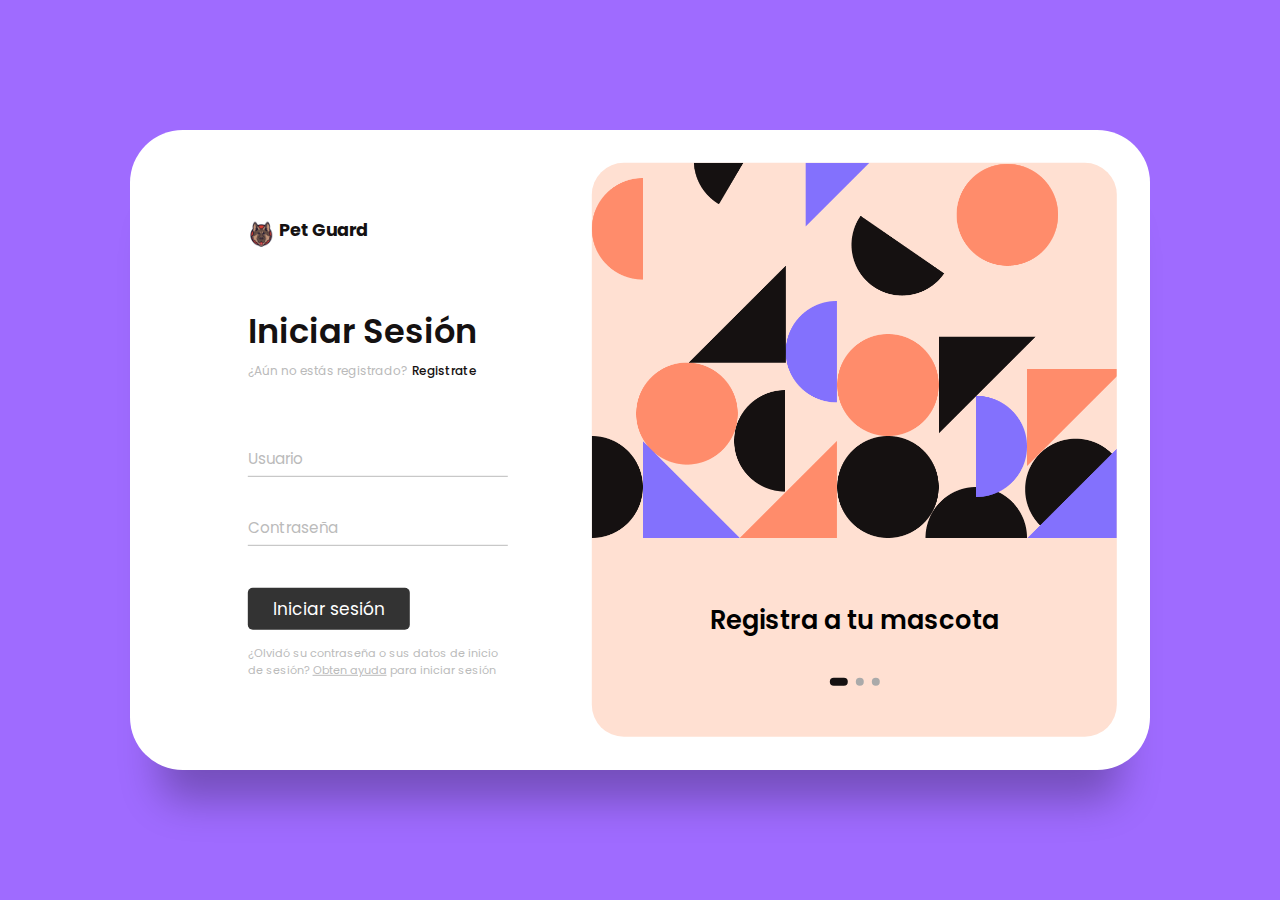
<file: index.html>
<!DOCTYPE html>
<html lang="es">
  <head>
    <meta charset="UTF-8" />
    <meta http-equiv="X-UA-Compatible" content="IE=edge" />
    <meta name="viewport" content="width=device-width, initial-scale=1.0" />
    <title>Pet Guard | Registro</title>
    <link rel="stylesheet" href="style.css" />
  </head>
  <body>
    <main>
      <div class="box">
        <div class="inner-box">
          <div class="forms-wrap">
            <form action="index.html" autocomplete="off" class="sign-in-form">
              <div class="logo">
                <img src="./img/logo.png" alt="easyclass" />
                <h4>Pet Guard</h4>
              </div>

              <div class="heading">
                <h2>Iniciar Sesión</h2>
                <h6>¿Aún no estás registrado?</h6>
                <a href="#" class="toggle">Registrate</a>
              </div>

              <div class="actual-form">
                <div class="input-wrap">
                  <input
                    type="text"
                    minlength="4"
                    class="input-field"
                    autocomplete="off"
                    required
                  />
                  <label>Usuario</label>
                </div>

                <div class="input-wrap">
                  <input
                    type="password"
                    minlength="4"
                    class="input-field"
                    autocomplete="off"
                    required
                  />
                  <label>Contraseña</label>
                </div>

                <!-- <input type="submit" value="Iniciar Sesión" class="sign-btn" / -->
                <a href="cards/index.html" class="btn">Iniciar sesión</a>

                <p class="text">
                  ¿Olvidó su contraseña o sus datos de inicio de sesión?
                  <a href="#">Obten ayuda</a> para iniciar sesión
                </p>
              </div>
            </form>

            <form action="index.html" autocomplete="off" class="sign-up-form">
              <div class="logo">
                <img src="./img/logo.png" alt="easyclass" />
                <h4>Pet Guard</h4>
              </div>

              <div class="heading">
                <h2>Registrate</h2>
                <h6>¿Ya tienes una cuenta?</h6>
                <a href="#" class="toggle">Iniciar Sesión</a>
              </div>

              <div class="actual-form">
                <div class="input-wrap">
                  <input
                    type="text"
                    minlength="4"
                    class="input-field"
                    autocomplete="off"
                    required
                  />
                  <label>Nombre</label>
                </div>

                <div class="input-wrap">
                  <input
                    type="email"
                    class="input-field"
                    autocomplete="off"
                    required
                  />
                  <label>Correo electronico</label>
                </div>

                <div class="input-wrap">
                  <input
                    type="password"
                    minlength="4"
                    class="input-field"
                    autocomplete="off"
                    required
                  />
                  <label>Contraseña</label>
                </div>

                <input type="submit" value="Registrarse" class="sign-btn" />

                <p class="text">
                  Al registrarme, acepto los
                  <a href="#"> Términos de servicios </a> y
                  <a href="#"> la Política de privacidad</a>
                </p>
              </div>
            </form>
          </div>

          <div class="carousel">
            <div class="images-wrapper">
              <img src="./img/image1.png" class="image img-1 show" alt="" />
              <img src="./img/image2.png" class="image img-2" alt="" />
              <img src="./img/image3.png" class="image img-3" alt="" />
            </div>

            <div class="text-slider">
              <div class="text-wrap">
                <div class="text-group">
                  <h2>Registra a tu mascota</h2>
                  <h2>Calendario de vacunación </h2>
                  <h2>Control Medico</h2>
                </div>
              </div>

              <div class="bullets">
                <span class="active" data-value="1"></span>
                <span data-value="2"></span>
                <span data-value="3"></span>
              </div>
            </div>
          </div>
        </div>
      </div>
    </main>

    <!-- Javascript file -->

    <script src="app.js"></script>
  </body>
</html>
</file>
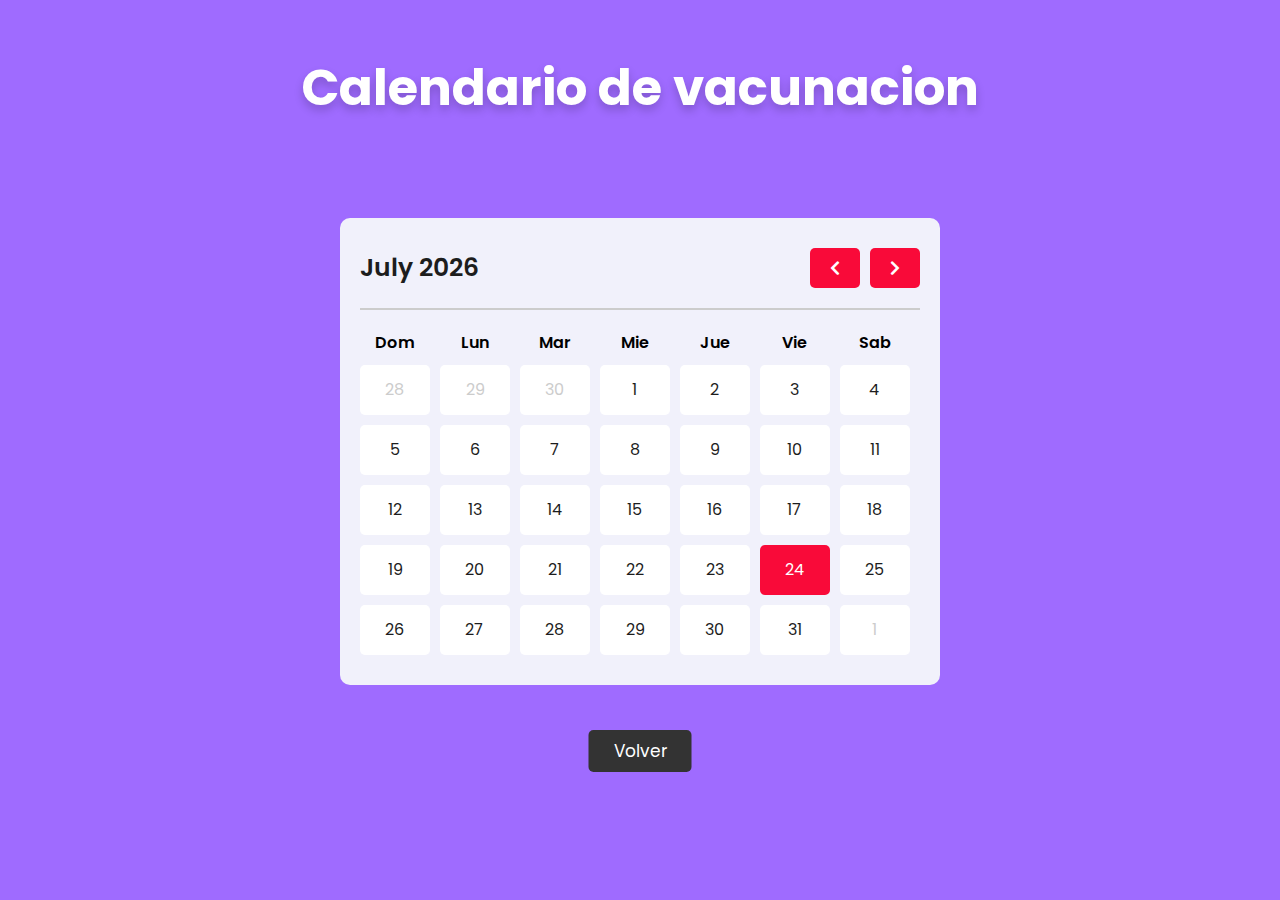
<file: Calendario/index.html>
<!DOCTYPE html>
<html lang="en">
  <head>
    <meta charset="UTF-8" />
    <meta http-equiv="X-UA-Compatible" content="IE=edge" />
    <meta name="viewport" content="width=device-width, initial-scale=1.0" />

    <!-- STYLESHEET -->
    <link rel="stylesheet" href="style.css" />

    <!-- FONTAWESOME -->
    <link
      rel="stylesheet"
      href="https://cdnjs.cloudflare.com/ajax/libs/font-awesome/5.15.3/css/all.min.css"
    />
    <title>Calendario Vacunación</title>
  </head>
  <body>
    <h1 class="heading">Calendario de vacunacion</h1>

    <div class="container">
      <div class="calendar">
        <div class="header">
          <div class="month"></div>
          <div class="btns">
            <div class="btn today-btn">
              <i class="fas fa-calendar-day"></i>
            </div>
            <div class="btn prev-btn">
              <i class="fas fa-chevron-left"></i>
            </div>
            <div class="btn next-btn">
              <i class="fas fa-chevron-right"></i>
            </div>
          </div>
        </div>
        <div class="weekdays">
          <div class="day">Dom</div>
          <div class="day">Lun</div>
          <div class="day">Mar</div>
          <div class="day">Mie</div>
          <div class="day">Jue</div>
          <div class="day">Vie</div>
          <div class="day">Sab</div>
        </div>
        <div class="days">
          <!-- lets add days using js -->
        </div>
      </div>
    </div>
    <div class="center">
      <a href="../cards/index.html" class="btnn">Volver</a>
    </div>
   




    <!-- SCRIPT -->
    <script src="script.js"></script>
  </body>
</html>
</file>
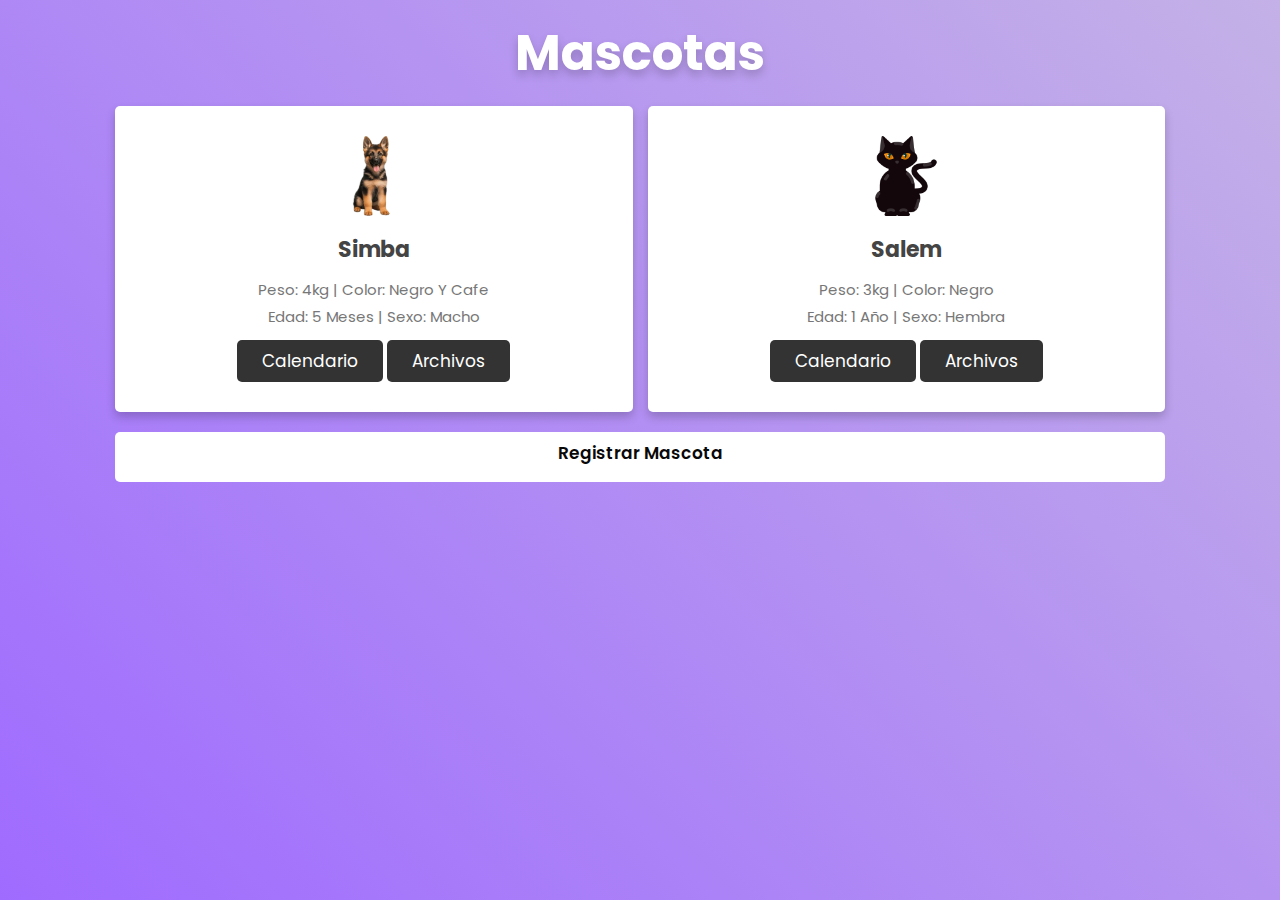
<file: cards/index.html>
<!DOCTYPE html>
<html lang="en">
<head>
    <meta charset="UTF-8">
    <meta http-equiv="X-UA-Compatible" content="IE=edge">
    <meta name="viewport" content="width=device-width, initial-scale=1.0">
    
    <!-- custom css file link  -->
    <link rel="stylesheet" href="css/style.css">

</head>
<body>
    
<div class="container">

    <h1 class="heading">Mascotas</h1>

    <div class="box-container">

        <div class="box">
            <img src="image/icon-1.png" alt="">
            <h3>Simba</h3>
            <p>Peso: 4kg | Color: Negro y Cafe<br> Edad: 5 Meses | Sexo: Macho </p>
            <a href="../Calendario/index.html" class="btn">Calendario</a>
            <a href="../cargar/index.html" class="btn">Archivos</a>

        </div>

        <div class="box">
            <img src="image/icon-2.png" alt="">
            <h3>Salem</h3>
            <p>Peso: 3kg      |   Color: Negro <br> Edad: 1 Año | Sexo: Hembra     </p>
            <a href="../Calendario/index.html" class="btn">Calendario</a>
            <a href="../cargar/index.html" class="btn">Archivos</a>
        </div>
    </div>
    <a href="../Mascota/index.html" class="btnn">Registrar mascota</a>

</div>

</body>
</html>
</file>
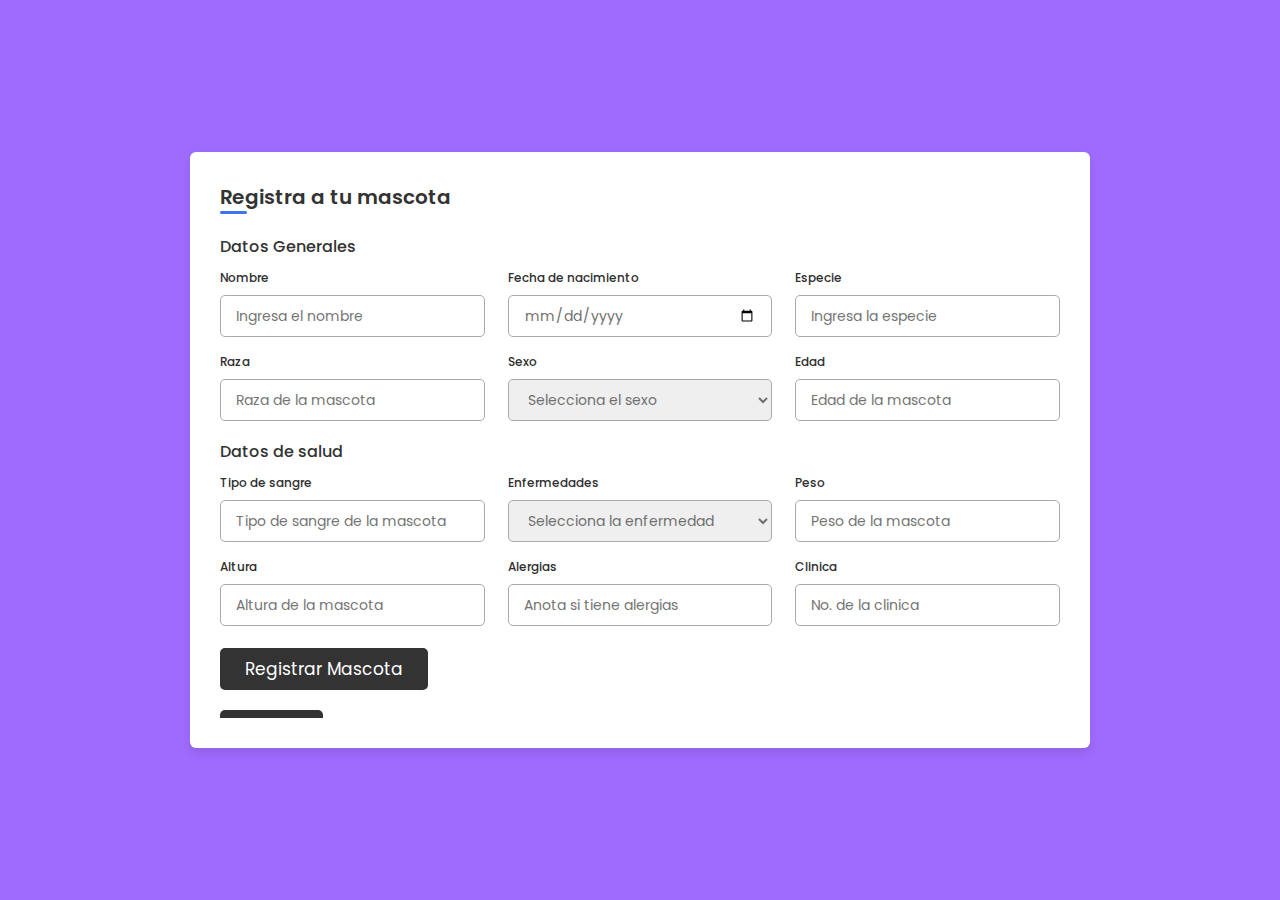
<file: Mascota/index.html>
<!DOCTYPE html>
<!--=== Coding by CodingLab | www.codinglabweb.com === -->
<html lang="en">
<head>
    <meta charset="UTF-8">
    <meta http-equiv="X-UA-Compatible" content="IE=edge">
    <meta name="viewport" content="width=device-width, initial-scale=1.0">
    
    <!----======== CSS ======== -->
    <link rel="stylesheet" href="style.css">
     
    <!----===== Iconscout CSS ===== -->
    <link rel="stylesheet" href="https://unicons.iconscout.com/release/v4.0.0/css/line.css">

    <title>Registro | Mascotas</title> 
</head>
<body>
    <div class="container">
        <header>Registra a tu mascota</header>

        <form action="#">
            <div class="form first">
                <div class="details personal">
                    <span class="title">Datos Generales</span>

                    <div class="fields">
                        <div class="input-field">
                            <label>Nombre</label>
                            <input type="text" placeholder="Ingresa el nombre" required>
                        </div>

                        <div class="input-field">
                            <label>Fecha de nacimiento</label>
                            <input type="date" placeholder="Ingresa su nacimiento" required>
                        </div>

                        <div class="input-field">
                            <label>Especie</label>
                            <input type="text" placeholder="Ingresa la especie" required>
                        </div>

                        <div class="input-field">
                            <label>Raza</label>
                            <input type="text" placeholder="Raza de la mascota" required>
                        </div>

                        <div class="input-field">
                            <label>Sexo</label>
                            <select required>
                                <option disabled selected>Selecciona el sexo</option>
                                <option>Macho</option>
                                <option>Hembra</option>
                            </select>
                        </div>

                        <div class="input-field">
                            <label>Edad</label>
                            <input type="number" placeholder="Edad de la mascota" required>
                        </div>
                    </div>
                </div>

                <div class="details ID">
                    <span class="title">Datos de salud</span>

                    <div class="fields">
                        <div class="input-field">
                            <label>Tipo de sangre</label>
                            <input type="text" placeholder="Tipo de sangre de la mascota" required>
                        </div>

                        <div class="input-field">
                            <label>Enfermedades</label>
                            <select required>
                                <option disabled selected>Selecciona la enfermedad</option>
                                <option>Ninguna</option>
                                <option>otra</option>
                            </select>
                        </div>

                        <!-- <div class="input-field">
                            <label>ID Number</label>
                            <input type="number" placeholder="Enter ID number" required>
                        </div> -->

                        <div class="input-field">
                            <label>Peso</label>
                            <input type="text" placeholder="Peso de la mascota" required>
                        </div>

                        <div class="input-field">
                            <label>Altura</label>
                            <input type="text" placeholder="Altura de la mascota" required>
                        </div>

                        <div class="input-field">
                            <label>Alergias</label>
                            <input type="text" placeholder="Anota si tiene alergias" required>
                        </div>

                        <div class="input-field">
                            <label>Clinica</label>
                            <input type="text" placeholder="No. de la clinica" required>
                        </div>
                    </div>
                    
                    <a href="#" class="btnn">Registrar Mascota</a> <br>
                    <a href="../cards/index.html" class="btnn">Volver</a>
                    <!-- <button class="nextBtn">
                        <span class="btnText">Continuar</span>
                        <i class="uil uil-navigator"></i>
                    </button> -->
                </div> 
            </div>

            <!-- <div class="form second">
                <div class="details address">
                    <span class="title">Address Details</span>

                    <div class="fields">
                        <div class="input-field">
                            <label>Address Type</label>
                            <input type="text" placeholder="Permanent or Temporary" required>
                        </div>

                        <div class="input-field">
                            <label>Nationality</label>
                            <input type="text" placeholder="Enter nationality" required>
                        </div>

                        <div class="input-field">
                            <label>State</label>
                            <input type="text" placeholder="Enter your state" required>
                        </div>

                        <div class="input-field">
                            <label>District</label>
                            <input type="text" placeholder="Enter your district" required>
                        </div>

                        <div class="input-field">
                            <label>Block Number</label>
                            <input type="number" placeholder="Enter block number" required>
                        </div>

                        <div class="input-field">
                            <label>Ward Number</label>
                            <input type="number" placeholder="Enter ward number" required>
                        </div>
                    </div>
                </div>

                <div class="details family">
                    <span class="title">Family Details</span>

                    <div class="fields">
                        <div class="input-field">
                            <label>Father Name</label>
                            <input type="text" placeholder="Enter father name" required>
                        </div>

                        <div class="input-field">
                            <label>Mother Name</label>
                            <input type="text" placeholder="Enter mother name" required>
                        </div>

                        <div class="input-field">
                            <label>Grandfather</label>
                            <input type="text" placeholder="Enter grandfther name" required>
                        </div>

                        <div class="input-field">
                            <label>Spouse Name</label>
                            <input type="text" placeholder="Enter spouse name" required>
                        </div>

                        <div class="input-field">
                            <label>Father in Law</label>
                            <input type="text" placeholder="Father in law name" required>
                        </div>

                        <div class="input-field">
                            <label>Mother in Law</label>
                            <input type="text" placeholder="Mother in law name" required>
                        </div>
                    </div> -->

                    <!-- <div class="buttons">
                        <div class="backBtn">
                            <i class="uil uil-navigator"></i>
                            <span class="btnText">Regresar</span>
                        </div>
                        
                        <button class="sumbit">
                            <span class="btnText">Submit</span>
                            <i class="uil uil-navigator"></i>
                        </button> -->
                        
                    </div>
                </div> 
            </div>
        </form>
    </div>

    <script src="script.js"></script>
</body>
</html>
</file>
<file: style.css>
@import url("https://fonts.googleapis.com/css2?family=Poppins:wght@200;300;400;500;600;700;800&display=swap");

*,
*::before,
*::after {
  padding: 0;
  margin: 0;
  box-sizing: border-box;
}

body,
input {
  font-family: "Poppins", sans-serif;
}

main {
  width: 100%;
  min-height: 100vh;
  overflow: hidden;
  background-color: #9f6bff;
  padding: 2rem;
  display: flex;
  align-items: center;
  justify-content: center;
}

.box {
  position: relative;
  width: 100%;
  max-width: 1020px;
  height: 640px;
  background-color: #fff;
  border-radius: 3.3rem;
  box-shadow: 0 60px 40px -30px rgba(0, 0, 0, 0.27);
}

.inner-box {
  position: absolute;
  width: calc(100% - 4.1rem);
  height: calc(100% - 4.1rem);
  top: 50%;
  left: 50%;
  transform: translate(-50%, -50%);
}

.forms-wrap {
  position: absolute;
  height: 100%;
  width: 45%;
  top: 0;
  left: 0;
  display: grid;
  grid-template-columns: 1fr;
  grid-template-rows: 1fr;
  transition: 0.8s ease-in-out;
}

form {
  max-width: 260px;
  width: 100%;
  margin: 0 auto;
  height: 100%;
  display: flex;
  flex-direction: column;
  justify-content: space-evenly;
  grid-column: 1 / 2;
  grid-row: 1 / 2;
  transition: opacity 0.02s 0.4s;
}

form.sign-up-form {
  opacity: 0;
  pointer-events: none;
}

.logo {
  display: flex;
  align-items: center;
}

.logo img {
  width: 27px;
  margin-right: 0.3rem;
}

.logo h4 {
  font-size: 1.1rem;
  margin-top: -9px;
  letter-spacing: -0.5px;
  color: #151111;
}

.heading h2 {
  font-size: 2.1rem;
  font-weight: 600;
  color: #151111;
}

.heading h6 {
  color: #bababa;
  font-weight: 400;
  font-size: 0.75rem;
  display: inline;
}

.toggle {
  color: #151111;
  text-decoration: none;
  font-size: 0.75rem;
  font-weight: 500;
  transition: 0.3s;
}

.toggle:hover {
  color: #8371fd;
}

.input-wrap {
  position: relative;
  height: 37px;
  margin-bottom: 2rem;
}

.input-field {
  position: absolute;
  width: 100%;
  height: 100%;
  background: none;
  border: none;
  outline: none;
  border-bottom: 1px solid #bbb;
  padding: 0;
  font-size: 0.95rem;
  color: #151111;
  transition: 0.4s;
}

label {
  position: absolute;
  left: 0;
  top: 50%;
  transform: translateY(-50%);
  font-size: 0.95rem;
  color: #bbb;
  pointer-events: none;
  transition: 0.4s;
}

.input-field.active {
  border-bottom-color: #151111;
}

.input-field.active + label {
  font-size: 0.75rem;
  top: -2px;
}
.btn{
  margin: 10px 0 15px;
  display: inline-block;
  background:#333;
  color:#fff;
  font-size: 17px;
  border-radius: 5px;
  padding: 8px 25px;
  text-decoration: none;
}

.btn:hover{
  letter-spacing: 1px;
}

.sign-btn {
  display: inline-block;
  width: 100%;
  height: 43px;
  background-color: #151111;
  color: #fff;
  border: none;
  cursor: pointer;
  border-radius: 0.8rem;
  font-size: 0.8rem;
  margin-bottom: 2rem;
  transition: 0.3s;
}

.sign-btn:hover {
  background-color: #8371fd;
}

.text {
  color: #bbb;
  font-size: 0.7rem;
}

.text a {
  color: #bbb;
  transition: 0.3s;
}

.text a:hover {
  color: #8371fd;
}

main.sign-up-mode form.sign-in-form {
  opacity: 0;
  pointer-events: none;
}

main.sign-up-mode form.sign-up-form {
  opacity: 1;
  pointer-events: all;
}

main.sign-up-mode .forms-wrap {
  left: 55%;
}

main.sign-up-mode .carousel {
  left: 0%;
}

.carousel {
  position: absolute;
  height: 100%;
  width: 55%;
  left: 45%;
  top: 0;
  background-color: #ffe0d2;
  border-radius: 2rem;
  display: grid;
  grid-template-rows: auto 1fr;
  padding-bottom: 2rem;
  overflow: hidden;
  transition: 0.8s ease-in-out;
}

.images-wrapper {
  display: grid;
  grid-template-columns: 1fr;
  grid-template-rows: 1fr;
}

.image {
  width: 100%;
  grid-column: 1/2;
  grid-row: 1/2;
  opacity: 0;
  transition: opacity 0.3s, transform 0.5s;
}

.img-1 {
  transform: translate(0, -50px);
}

.img-2 {
  transform: scale(0.4, 0.5);
}

.img-3 {
  transform: scale(0.3) rotate(-20deg);
}

.image.show {
  opacity: 1;
  transform: none;
}

.text-slider {
  display: flex;
  align-items: center;
  justify-content: center;
  flex-direction: column;
}

.text-wrap {
  max-height: 2.2rem;
  overflow: hidden;
  margin-bottom: 2.5rem;
}

.text-group {
  display: flex;
  flex-direction: column;
  text-align: center;
  transform: translateY(0);
  transition: 0.5s;
}

.text-group h2 {
  line-height: 2.2rem;
  font-weight: 600;
  font-size: 1.6rem;
}

.bullets {
  display: flex;
  align-items: center;
  justify-content: center;
}

.bullets span {
  display: block;
  width: 0.5rem;
  height: 0.5rem;
  background-color: #aaa;
  margin: 0 0.25rem;
  border-radius: 50%;
  cursor: pointer;
  transition: 0.3s;
}

.bullets span.active {
  width: 1.1rem;
  background-color: #151111;
  border-radius: 1rem;
}

@media (max-width: 850px) {
  .box {
    height: auto;
    max-width: 550px;
    overflow: hidden;
  }

  .inner-box {
    position: static;
    transform: none;
    width: revert;
    height: revert;
    padding: 2rem;
  }

  .forms-wrap {
    position: revert;
    width: 100%;
    height: auto;
  }

  form {
    max-width: revert;
    padding: 1.5rem 2.5rem 2rem;
    transition: transform 0.8s ease-in-out, opacity 0.45s linear;
  }

  .heading {
    margin: 2rem 0;
  }

  form.sign-up-form {
    transform: translateX(100%);
  }

  main.sign-up-mode form.sign-in-form {
    transform: translateX(-100%);
  }

  main.sign-up-mode form.sign-up-form {
    transform: translateX(0%);
  }

  .carousel {
    position: revert;
    height: auto;
    width: 100%;
    padding: 3rem 2rem;
    display: flex;
  }

  .images-wrapper {
    display: none;
  }

  .text-slider {
    width: 100%;
  }
}

@media (max-width: 530px) {
  main {
    padding: 1rem;
  }

  .box {
    border-radius: 2rem;
  }

  .inner-box {
    padding: 1rem;
  }

  .carousel {
    padding: 1.5rem 1rem;
    border-radius: 1.6rem;
  }

  .text-wrap {
    margin-bottom: 1rem;
  }

  .text-group h2 {
    font-size: 1.2rem;
  }

  form {
    padding: 1rem 2rem 1.5rem;
  }
}
</file>
<file: Calendario/style.css>
@import url(https://fonts.googleapis.com/css?family=Poppins:100,100italic,200,200italic,300,300italic,regular,italic,500,500italic,600,600italic,700,700italic,800,800italic,900,900italic);
:root {
  --primary-color: #f90a39;
  --text-color: #1d1d1d;
  --bg-color: #f1f1fb;
}
* {
  margin: 0;
  padding: 0;
  box-sizing: border-box;
  font-family: "Poppins", sans-serif;
}
body {
  background-color: #9f6bff;
  position: relative;
}
.container {
  margin-top: 10px;
  width: 100%;
  min-height: 600px;
  display: flex;
  align-items: center;
  justify-content: center;
}
.center .btnn{
  position: absolute;
  left: 50%;
  transform: translate(-50%, -50%);
  display: inline-block;
  background:#333;
  color:#fff;
  font-size: 17px;
  border-radius: 5px;
  padding: 8px 25px;
  text-decoration: none;
}

.center .btnn:hover{
  letter-spacing: 1px;
}
.heading{
  margin-top: 50px;
  text-align: center;
  padding-bottom: 15px;
  color:#fff;
  text-shadow: 0 5px 10px rgba(0,0,0,.2);
  font-size: 50px;
}
.calendar {
  width: 100%;
  max-width: 600px;
  padding: 30px 20px;
  border-radius: 10px;
  background-color: var(--bg-color);
}
.calendar .header {
  display: flex;
  justify-content: space-between;
  align-items: center;
  margin-bottom: 20px;
  padding-bottom: 20px;
  border-bottom: 2px solid #ccc;
}
.calendar .header .month {
  display: flex;
  align-items: center;
  font-size: 25px;
  font-weight: 600;
  color: var(--text-color);
}
.calendar .header .btns {
  display: flex;
  gap: 10px;
}
.calendar .header .btns .btn {
  width: 50px;
  height: 40px;
  display: flex;
  align-items: center;
  justify-content: center;
  border-radius: 5px;
  color: #fff;
  background-color: var(--primary-color);
  font-size: 16px;
  cursor: pointer;
  transition: all 0.3s;
}
.calendar .header .btns .btn:hover {
  background-color: #db0933;
  transform: scale(1.05);
}
.weekdays {
  display: flex;
  gap: 10px;
  margin-bottom: 10px;
}
.weekdays .day {
  width: calc(100% / 7 - 10px);
  text-align: center;
  font-size: 16px;
  font-weight: 600;
}
.days {
  display: flex;
  flex-wrap: wrap;
  gap: 10px;
}
.days .day {
  width: calc(100% / 7 - 10px);
  height: 50px;
  display: flex;
  align-items: center;
  justify-content: center;
  border-radius: 5px;
  font-size: 16px;
  font-weight: 400;
  color: var(--text-color);
  background-color: #fff;
  transition: all 0.3s;
}
.days .day:not(.next):not(.prev):hover {
  color: #fff;
  background-color: var(--primary-color);
  transform: scale(1.05);
}
.days .day.today {
  color: #fff;
  background-color: var(--primary-color);
}
.days .day.next,
.days .day.prev {
  color: #ccc;
}

/* Credits */
.credits a {
  position: absolute;
  bottom: 10px;
  left: 50%;
  transform: translateX(-50%);
  font-size: 14px;
  color: #aaa;
}
.credits span {
  color: var(--primary-color);
}
</file>
<file: cards/css/style.css>
@import url('https://fonts.googleapis.com/css2?family=Poppins:wght@100;200;300;400;500;600;700&display=swap');

*{
    font-family: 'Poppins', sans-serif;
    margin:0; padding:0;
    box-sizing: border-box;
    outline: none; border:none;
    text-decoration: none;
    text-transform: capitalize;
    transition: .2s linear;
}

.container{
    min-height: 100vh;
    background:linear-gradient(45deg, #9f6bff, #c4b1e7);
    padding:15px 9%;
    padding-bottom: 100px;
}
.btnn{
    width: 100%;
    height: 50px;
    margin-top: 20px;
    display: inline-block;
    background:#ffffff;
    color:#080808;
    text-align: center;
    font-size: 17px;
    font-weight: 600;
    border-radius: 5px;
    padding: 8px 25px;
    text-decoration: none;
  }
  
  .btnn:hover{
    letter-spacing: 1px;
  }
  

.container .heading{
    text-align: center;
    padding-bottom: 15px;
    color:#fff;
    text-shadow: 0 5px 10px rgba(0,0,0,.2);
    font-size: 50px;
}

.container .box-container{
    display: grid;
    grid-template-columns: repeat(auto-fit, minmax(270px, 1fr));
    gap:15px;
}

.container .box-container .box{
    box-shadow: 0 5px 10px rgba(0,0,0,.2);
    border-radius: 5px;
    background: #fff;
    text-align: center;
    padding:30px 20px;
}

.container .box-container .box img{
    height: 80px;
}

.container .box-container .box h3{
    color:#444;
    font-size: 22px;
    padding:10px 0;
}

.container .box-container .box p{
    color:#777;
    font-size: 15px;
    line-height: 1.8;
}

.container .box-container .box .btn{
    margin-top: 10px;
    display: inline-block;
    background:#333;
    color:#fff;
    font-size: 17px;
    border-radius: 5px;
    padding: 8px 25px;
}

.container .box-container .box .btn:hover{
    letter-spacing: 1px;
}

.container .box-container .box:hover{
    box-shadow: 0 10px 15px rgba(0,0,0,.3);
    transform: scale(1.03);
}

@media (max-width:768px){
    .container{
        padding:20px;
    }
}
</file>
<file: Mascota/style.css>
/* ===== Google Font Import - Poppins ===== */
@import url('https://fonts.googleapis.com/css2?family=Poppins:wght@200;300;400;500;600&display=swap');
*{
    margin: 0;
    padding: 0;
    box-sizing: border-box;
    font-family: 'Poppins', sans-serif;
}
body{
    min-height: 100vh;
    display: flex;
    align-items: center;
    justify-content: center;
    background: #9f6bff;
}
.container{
    position: relative;
    max-width: 900px;
    width: 100%;
    border-radius: 6px;
    padding: 30px;
    margin: 0 15px;
    background-color: #fff;
    box-shadow: 0 5px 10px rgba(0,0,0,0.1);
}
.container header{
    position: relative;
    font-size: 20px;
    font-weight: 600;
    color: #333;
}
.container header::before{
    content: "";
    position: absolute;
    left: 0;
    bottom: -2px;
    height: 3px;
    width: 27px;
    border-radius: 8px;
    background-color: #4070f4;
}
.container form{
    position: relative;
    margin-top: 16px;
    min-height: 490px;
    background-color: #fff;
    overflow: hidden;
}
.container form .form{
    position: absolute;
    background-color: #fff;
    transition: 0.3s ease;
}
.container form .form.second{
    opacity: 0;
    pointer-events: none;
    transform: translateX(100%);
}
form.secActive .form.second{
    opacity: 1;
    pointer-events: auto;
    transform: translateX(0);
}
form.secActive .form.first{
    opacity: 0;
    pointer-events: none;
    transform: translateX(-100%);
}
.container form .title{
    display: block;
    margin-bottom: 8px;
    font-size: 16px;
    font-weight: 500;
    margin: 6px 0;
    color: #333;
}
.container form .fields{
    display: flex;
    align-items: center;
    justify-content: space-between;
    flex-wrap: wrap;
}
form .fields .input-field{
    display: flex;
    width: calc(100% / 3 - 15px);
    flex-direction: column;
    margin: 4px 0;
}
.input-field label{
    font-size: 12px;
    font-weight: 500;
    color: #2e2e2e;
}
.input-field input, select{
    outline: none;
    font-size: 14px;
    font-weight: 400;
    color: #333;
    border-radius: 5px;
    border: 1px solid #aaa;
    padding: 0 15px;
    height: 42px;
    margin: 8px 0;
}
.input-field input :focus,
.input-field select:focus{
    box-shadow: 0 3px 6px rgba(0,0,0,0.13);
}
.input-field select,
.input-field input[type="date"]{
    color: #707070;
}
.input-field input[type="date"]:valid{
    color: #333;
}
.btnn{
    margin: 10px 0 10px;
    display: inline-block;
    background:#333;
    color:#fff;
    font-size: 17px;
    border-radius: 5px;
    padding: 8px 25px;
    text-decoration: none;
  }
  
  .btnn:hover{
    letter-spacing: 1px;
  }
.container form button, .backBtn{
    display: flex;
    align-items: center;
    justify-content: center;
    height: 45px;
    max-width: 200px;
    width: 100%;
    border: none;
    outline: none;
    color: #fff;
    border-radius: 5px;
    margin: 25px 0;
    background-color: #4070f4;
    transition: all 0.3s linear;
    cursor: pointer;
}
.container form .btnText{
    font-size: 14px;
    font-weight: 400;
}
form button:hover{
    background-color: #265df2;
}
form button i,
form .backBtn i{
    margin: 0 6px;
}
form .backBtn i{
    transform: rotate(180deg);
}
form .buttons{
    display: flex;
    align-items: center;
}
form .buttons button , .backBtn{
    margin-right: 14px;
}

@media (max-width: 750px) {
    .container form{
        overflow-y: scroll;
    }
    .container form::-webkit-scrollbar{
       display: none;
    }
    form .fields .input-field{
        width: calc(100% / 2 - 15px);
    }
}

@media (max-width: 550px) {
    form .fields .input-field{
        width: 100%;
    }
}
</file>
